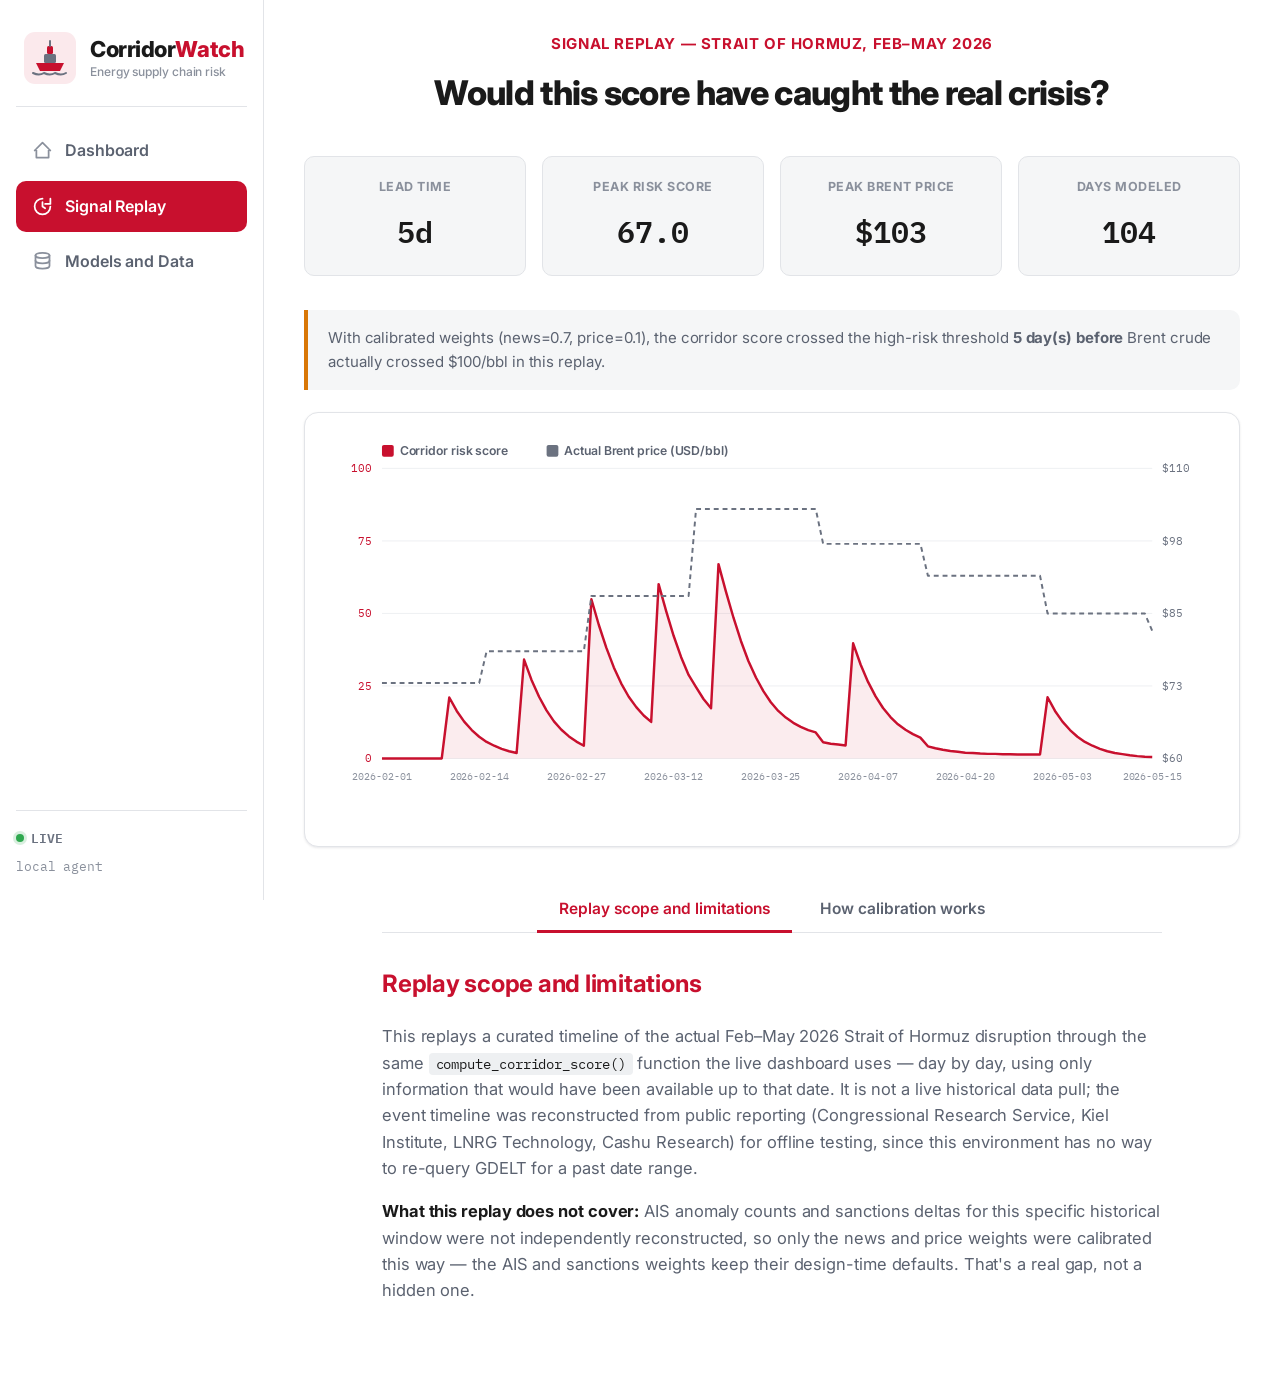
<file: docs/backtest.html>
<!DOCTYPE html>
<html lang="en">
<head>
<meta charset="UTF-8">
<meta name="viewport" content="width=device-width, initial-scale=1.0">
<title>Signal Replay — CorridorWatch</title>
<link rel="icon" href="data:image/svg+xml,%3Csvg xmlns='http://www.w3.org/2000/svg' viewBox='0 0 32 32'%3E%3Crect width='32' height='32' rx='6' fill='%23FBE9EC'/%3E%3Cpath d='M7 19h18l-3 5H10z' fill='%23C8102E'/%3E%3C/svg%3E">
<link rel="preconnect" href="https://fonts.googleapis.com">
<link href="https://fonts.googleapis.com/css2?family=Inter:wght@400;500;600;700;800&family=IBM+Plex+Mono:wght@400;500;600&display=swap" rel="stylesheet">
<link rel="stylesheet" href="css/style.css">
</head>
<body data-active="signal-replay">

<h2 class="sr-only">Signal Replay page: replays the 2026 Strait of Hormuz crisis through the scoring model and compares it to the actual Brent crude price movement.</h2>

<div class="app-shell" id="app-shell">
  <div class="content">
    <div class="content-inner">

      <div class="page-title-block">
        <p class="eyebrow">Signal replay — Strait of Hormuz, Feb–May 2026</p>
        <h1 class="section-title">Would this score have caught the real crisis?</h1>
      </div>

      <div class="stat-strip" id="stat-strip">
        <div class="stat-tile skeleton" style="height:90px;"></div>
        <div class="stat-tile skeleton" style="height:90px;"></div>
        <div class="stat-tile skeleton" style="height:90px;"></div>
        <div class="stat-tile skeleton" style="height:90px;"></div>
      </div>

      <div class="callout" id="lead-time-callout">Loading replay result…</div>

      <div class="panel" style="margin-bottom: 40px;">
        <div id="backtest-chart"></div>
      </div>

      <div class="prose centered">
        <div class="subtabs" role="tablist">
          <button class="subtab active" data-tab="scope">Replay scope and limitations</button>
          <button class="subtab" data-tab="how">How calibration works</button>
        </div>

        <div class="subtab-panel active" data-panel="scope">
          <h2 style="margin-top:0;">Replay scope and limitations</h2>
          <p>
            This replays a curated timeline of the actual Feb–May 2026 Strait of Hormuz disruption
            through the same <code>compute_corridor_score()</code> function the live dashboard uses —
            day by day, using only information that would have been available up to that date.
            It is not a live historical data pull; the event timeline was reconstructed from public
            reporting (Congressional Research Service, Kiel Institute, LNRG Technology, Cashu Research)
            for offline testing, since this environment has no way to re-query GDELT for a past date range.
          </p>
          <p>
            <strong>What this replay does not cover:</strong> AIS anomaly counts and sanctions deltas
            for this specific historical window were not independently reconstructed, so only the
            news and price weights were calibrated this way — the AIS and sanctions weights keep their
            design-time defaults. That's a real gap, not a hidden one.
          </p>
        </div>

        <div class="subtab-panel" data-panel="how">
          <h2 style="margin-top:0;">How calibration works</h2>
          <p>
            The news and price weights shown above were grid-searched to maximize how early the score
            crossed a high-risk threshold relative to when Brent actually crossed $100/bbl — that search
            is what <code>scripts/backtest.py</code> does, and its result is written to
            <code>data/calibrated_weights.json</code>, which the live scorer picks up automatically.
          </p>
        </div>
      </div>

    </div>
  </div>
</div>

<script src="js/nav.js"></script>
<script src="js/subtabs.js"></script>
<script src="js/backtest.js"></script>
</body>
</html>
</file>
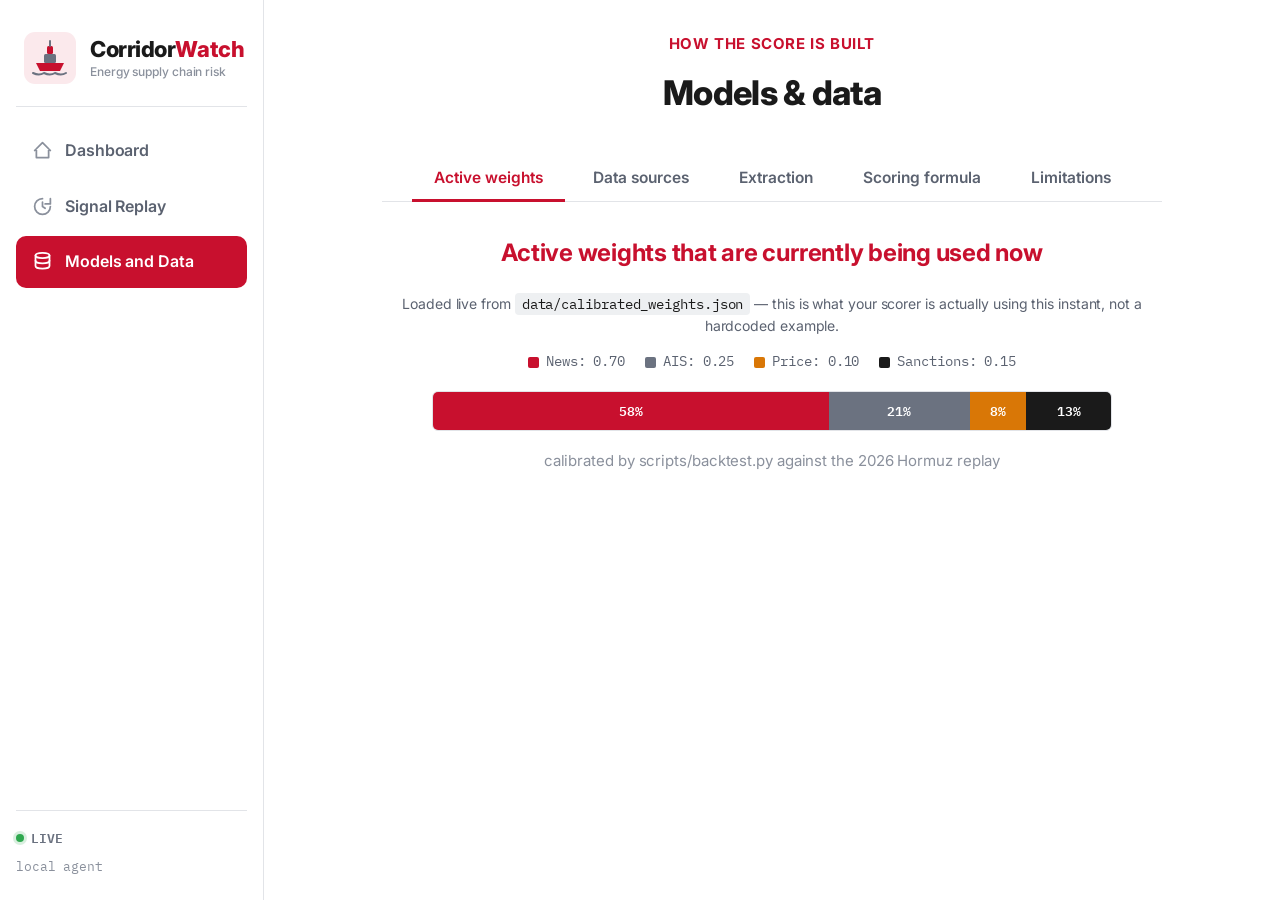
<file: docs/methodology.html>
<!DOCTYPE html>
<html lang="en">
<head>
<meta charset="UTF-8">
<meta name="viewport" content="width=device-width, initial-scale=1.0">
<title>Models and Data — CorridorWatch</title>
<link rel="icon" href="data:image/svg+xml,%3Csvg xmlns='http://www.w3.org/2000/svg' viewBox='0 0 32 32'%3E%3Crect width='32' height='32' rx='6' fill='%23FBE9EC'/%3E%3Cpath d='M7 19h18l-3 5H10z' fill='%23C8102E'/%3E%3C/svg%3E">
<link rel="preconnect" href="https://fonts.googleapis.com">
<link href="https://fonts.googleapis.com/css2?family=Inter:wght@400;500;600;700;800&family=IBM+Plex+Mono:wght@400;500;600&display=swap" rel="stylesheet">
<link rel="stylesheet" href="css/style.css">
</head>
<body data-active="models-data">

<div class="app-shell" id="app-shell">
  <div class="content">
    <div class="content-inner">

      <div class="page-title-block">
        <p class="eyebrow">How the score is built</p>
        <h1 class="section-title">Models &amp; data</h1>
      </div>

      <div class="prose centered">
        <div class="subtabs" role="tablist">
          <button class="subtab active" data-tab="weights">Active weights</button>
          <button class="subtab" data-tab="sources">Data sources</button>
          <button class="subtab" data-tab="extraction">Extraction</button>
          <button class="subtab" data-tab="scoring">Scoring formula</button>
          <button class="subtab" data-tab="limits">Limitations</button>
        </div>

        <div class="subtab-panel active" data-panel="weights" style="text-align:center;">
          <h2 style="margin-top:0;">Active weights that are currently being used now</h2>
          <p class="muted" style="font-size:14px;">Loaded live from <code>data/calibrated_weights.json</code> — this is what your scorer is actually using this instant, not a hardcoded example.</p>
          <div class="weight-legend" id="weight-legend"></div>
          <div class="weight-bar-track" id="weight-bar" style="max-width:680px; margin-left:auto; margin-right:auto;"></div>
          <p style="font-size:14px;" id="weight-source"></p>
        </div>

        <div class="subtab-panel" data-panel="sources" style="text-align:center;">
          <h2 style="margin-top:0;">Data sources</h2>
          <ul style="display:inline-block; text-align:left; max-width:640px;">
            <li><strong>News</strong> — GDELT DOC 2.0 API, free, queried per corridor keyword every pipeline run.</li>
            <li><strong>AIS</strong> — aisstream.io, free tier, burst-sampled ~90 seconds per corridor per run (see limitations).</li>
            <li><strong>Prices</strong> — oilpriceapi.com, free tier, Brent and WTI.</li>
            <li><strong>Sanctions</strong> — OFAC's public SDN list, diffed against the previous snapshot each run.</li>
          </ul>
        </div>

        <div class="subtab-panel" data-panel="extraction" style="text-align:center;">
          <h2 style="margin-top:0;">Extraction</h2>
          <p style="display:inline-block; text-align:left; max-width:680px;">
            Each news article is passed to an LLM (Groq free tier) with a fixed extraction schema:
            <code>corridor, actors, event_type, severity, confidence, summary</code>. Before scoring,
            the 3–5 most similar past events for that corridor are retrieved from a local vector index
            (sentence-transformers embeddings, cosine similarity — no managed vector database) and given
            to the LLM as calibration anchors, so severity scoring stays consistent over time instead of
            drifting article to article. Articles with confidence below 0.4 are dropped rather than
            written into the graph.
          </p>
        </div>

        <div class="subtab-panel" data-panel="scoring" style="text-align:center;">
          <h2 style="margin-top:0;">Scoring formula</h2>
          <p><code>score = normalize(w1·news_pressure + w2·ais_pressure + w3·price_momentum + w4·sanctions_pressure)</code></p>
          <ul style="display:inline-block; text-align:left; max-width:700px;">
            <li><strong>news_pressure</strong> — each event's <code>severity × confidence</code>, decayed
              exponentially with a 60-hour half-life, summed across all events for that corridor. This is
              what makes the score behave like a live instrument: it cools down on its own if nothing new
              happens, rather than staying pinned at a stale high value.</li>
            <li><strong>ais_pressure</strong> — count of flagged anomalies (speed jumps, AIS transmission
              gaps) in the corridor's bounding box during the most recent sampling window.</li>
            <li><strong>price_momentum</strong> — a clipped z-score of the latest price against its recent
              rolling window; only upside momentum raises the score.</li>
            <li><strong>sanctions_pressure</strong> — new OFAC designations that name an entity on the
              corridor's watchlist (e.g. IRGC-linked shipping entities for Hormuz).</li>
          </ul>
        </div>

        <div class="subtab-panel" data-panel="limits" style="text-align:center;">
          <h2 style="margin-top:0;">Limitations — stated deliberately</h2>
          <div style="display:inline-block; text-align:left; max-width:720px;">
            <div class="callout">
              <strong>AIS is burst-sampled, not continuous.</strong> This is a local process without an
              always-on server, so each pipeline run opens a websocket for ~90 seconds per corridor rather
              than streaming continuously between runs. Anomaly detection quality scales with sample
              duration; a longer-running deployment would hold the connection open persistently instead.
            </div>
            <div class="callout">
              <strong>The knowledge graph is JSON, not a graph database.</strong> At the data volumes this
              produces (hundreds to low thousands of events), a committed JSON file is simpler and free.
              The upgrade path if corridor/entity relationships grow complex enough to need real graph
              traversal is Neo4j or a similar store, using the same node/edge schema.
            </div>
            <div class="callout">
              <strong>The replay only calibrates two of four weights.</strong> AIS anomaly counts and
              sanctions deltas for the Feb–May 2026 window were not independently reconstructed, so only
              the news and price weights were grid-searched against real outcomes — the AIS and sanctions
              weights are still design-time estimates, not calibrated ones.
            </div>
            <div class="callout">
              <strong>The extraction model is a free-tier LLM.</strong> Groq's free tier is used by default
              for cost reasons. The extraction prompt and ontology are model-agnostic — swapping in a
              stronger model only requires changing the client in <code>scripts/extract.py</code>.
            </div>
          </div>
        </div>
      </div>

    </div>
  </div>
</div>

<script src="js/nav.js"></script>
<script src="js/subtabs.js"></script>
<script>
async function loadWeights() {
  let weights = { news: 0.40, ais: 0.25, price: 0.20, sanctions: 0.15 };
  let source = 'design-time default — run scripts/backtest.py to calibrate against the 2026 Hormuz crisis';
  try {
    const res = await fetch('/data/calibrated_weights.json?t=' + Date.now());
    if (res.ok) {
      weights = await res.json();
      source = 'calibrated by scripts/backtest.py against the 2026 Hormuz replay';
    }
  } catch (e) {}

  const parts = [
    { key: 'news', label: 'News', color: '#C8102E' },
    { key: 'ais', label: 'AIS', color: '#6B7280' },
    { key: 'price', label: 'Price', color: '#D97706' },
    { key: 'sanctions', label: 'Sanctions', color: '#1A1A1A' },
  ];
  const total = parts.reduce((s, p) => s + (weights[p.key] || 0), 0);

  document.getElementById('weight-legend').innerHTML = parts.map(p =>
    `<span><span class="sw" style="background:${p.color}"></span>${p.label}: ${(weights[p.key] || 0).toFixed(2)}</span>`
  ).join('');

  document.getElementById('weight-bar').innerHTML = parts.map(p => {
    const pct = total > 0 ? ((weights[p.key] || 0) / total) * 100 : 0;
    return `<div class="weight-bar-seg" style="width:${pct}%; background:${p.color};">${pct >= 8 ? Math.round(pct) + '%' : ''}</div>`;
  }).join('');

  document.getElementById('weight-source').innerHTML = `<span class="muted">${source}</span>`;
}
loadWeights();
</script>
</body>
</html>
</file>
<file: docs/css/style.css>
/* ============================================================
   Corridor Watch — design system (v2)
   Theme: red / white / grey, corporate. Inter throughout.
   Left vertical nav, plain white background, black text,
   red as the single accent, amber reserved for "elevated".
============================================================ */

:root {
  --bg: #FFFFFF;
  --panel: #FFFFFF;
  --panel-alt: #F5F6F7;
  --panel-raised: #EEF0F2;
  --hairline: #E2E4E8;
  --hairline-strong: #CFD3DA;

  --text-primary: #1A1A1A;
  --text-secondary: #5B6270;
  --text-muted: #8A909C;

  --brand: #C8102E;
  --brand-dark: #9E0C24;
  --brand-tint: #FBE9EC;

  --risk-low: #6B7280;
  --risk-elevated: #D97706;
  --risk-high: #C8102E;

  --sig-news: #C8102E;
  --sig-ais: #6B7280;
  --sig-price: #D97706;
  --sig-sanctions: #1A1A1A;

  --font-body: 'Inter', system-ui, sans-serif;
  --font-display: 'Inter', system-ui, sans-serif;
  --font-mono: 'IBM Plex Mono', ui-monospace, monospace;

  --radius-sm: 6px;
  --radius-md: 10px;
  --radius-lg: 14px;

  --nav-width: 264px;

  --shadow-sm: 0 1px 2px rgba(16,24,40,0.04), 0 1px 3px rgba(16,24,40,0.06);
  --shadow-md: 0 2px 6px rgba(16,24,40,0.06), 0 4px 12px rgba(16,24,40,0.05);
}

* { box-sizing: border-box; }
html { scroll-behavior: smooth; }

body {
  margin: 0;
  background: var(--bg);
  color: var(--text-primary);
  font-family: var(--font-body);
  font-size: 17px;
  line-height: 1.6;
  -webkit-font-smoothing: antialiased;
  letter-spacing: -0.005em;
}

a { color: var(--brand); text-decoration: none; }
a:hover { text-decoration: underline; }
a:focus-visible, button:focus-visible, input:focus-visible {
  outline: 2px solid var(--brand);
  outline-offset: 2px;
}

.sr-only { position: absolute; left: -9999px; }
.tabular { font-family: var(--font-mono); font-variant-numeric: tabular-nums; }

/* ============================================================
   App shell: fixed left nav + scrolling content
============================================================ */
.app-shell { display: flex; min-height: 100vh; }

.sidenav {
  width: var(--nav-width);
  flex-shrink: 0;
  background: var(--bg);
  border-right: 1px solid var(--hairline);
  display: flex;
  flex-direction: column;
  position: sticky;
  top: 0;
  height: 100vh;
  padding: 24px 16px;
}

.sidenav-brand {
  display: flex;
  align-items: center;
  gap: 14px;
  padding: 8px 8px 22px;
  border-bottom: 1px solid var(--hairline);
  margin-bottom: 18px;
}
.brand-mark { width: 52px; height: 52px; flex-shrink: 0; }
.brand-text { line-height: 1.15; }
.brand-name {
  font-family: var(--font-display);
  font-weight: 800;
  font-size: 22px;
  letter-spacing: -0.02em;
  color: var(--text-primary);
}
.brand-name .accent { color: var(--brand); }
.brand-tagline {
  font-size: 12px;
  color: var(--text-muted);
  font-weight: 500;
  margin-top: 3px;
}

.nav-links { display: flex; flex-direction: column; gap: 4px; }
.nav-link {
  display: flex;
  align-items: center;
  gap: 12px;
  padding: 13px 16px;
  border-radius: var(--radius-md);
  color: var(--text-secondary);
  font-weight: 600;
  font-size: 16px;
  cursor: pointer;
}
.nav-link:hover { background: var(--panel-alt); text-decoration: none; color: var(--text-primary); }
.nav-link.active { background: var(--brand); color: #fff; }
.nav-link.active svg { stroke: #fff; }
.nav-link svg { width: 21px; height: 21px; stroke: var(--text-muted); flex-shrink: 0; }

.nav-spacer { flex: 1; }
.nav-foot {
  border-top: 1px solid var(--hairline);
  padding-top: 16px;
  font-size: 12.5px;
  color: var(--text-muted);
  font-family: var(--font-mono);
}
.nav-foot .live-pill {
  display: inline-flex; align-items: center; gap: 7px;
  color: var(--risk-low); font-weight: 600; margin-bottom: 8px;
}
.nav-foot .dot {
  width: 8px; height: 8px; border-radius: 50%; background: #2FA84F;
  box-shadow: 0 0 0 3px rgba(47,168,79,0.18);
  animation: pulse 2.2s ease-in-out infinite;
}
@media (prefers-reduced-motion: reduce) { .nav-foot .dot { animation: none; } }
@keyframes pulse { 0%,100% { opacity: 1; } 50% { opacity: 0.4; } }

.content { flex: 1; min-width: 0; }
.content-inner { max-width: 1180px; margin: 0 auto; padding: 32px 40px 64px; }

/* Top bar inside content (status + actions) */
.content-topbar {
  display: flex; align-items: center; justify-content: flex-end;
  gap: 14px; margin-bottom: 28px;
}
.status-line { font-size: 13px; color: var(--text-muted); font-family: var(--font-mono); }
.clock { font-family: var(--font-mono); font-size: 14px; color: var(--text-secondary); min-width: 96px; }

.btn {
  font-family: var(--font-body); font-size: 14px; font-weight: 600;
  padding: 10px 18px; border-radius: var(--radius-sm); cursor: pointer;
  border: 1px solid var(--hairline-strong); background: #fff;
  color: var(--text-primary);
}
.btn:hover { border-color: var(--brand); color: var(--brand); }
.btn:disabled { opacity: 0.5; cursor: default; }
.btn-primary { background: var(--brand); color: #fff; border-color: var(--brand); }
.btn-primary:hover { background: var(--brand-dark); border-color: var(--brand-dark); color: #fff; }

@media (max-width: 860px) {
  .app-shell { flex-direction: column; }
  .sidenav { width: 100%; height: auto; position: static; flex-direction: row; align-items: center; flex-wrap: wrap; padding: 16px; }
  .sidenav-brand { border-bottom: none; margin-bottom: 0; padding: 0 12px 0 0; }
  .nav-links { flex-direction: row; flex-wrap: wrap; }
  .nav-spacer, .nav-foot { display: none; }
  .content-inner { padding: 24px 20px 48px; }
}

/* ============================================================
   Section headings
============================================================ */
section { margin-bottom: 52px; }
.eyebrow {
  font-family: var(--font-body);
  font-size: 15px; font-weight: 700; letter-spacing: 0.04em;
  text-transform: uppercase; color: var(--brand); margin: 0 0 10px;
}
.section-title {
  font-family: var(--font-display); font-weight: 800; font-size: 34px;
  margin: 0; letter-spacing: -0.02em; color: var(--text-primary);
}
.section-head {
  display: flex; align-items: flex-end; justify-content: space-between;
  flex-wrap: wrap; gap: 14px; margin-bottom: 26px;
}
.muted { color: var(--text-muted); font-weight: 400; font-size: 15px; }
.static-badge {
  font-family: var(--font-mono); font-size: 12px; font-weight: 500;
  color: var(--text-secondary); border: 1px solid var(--hairline-strong);
  padding: 6px 12px; border-radius: 999px; white-space: nowrap; background: var(--panel-alt);
}

.panel {
  background: var(--panel);
  border: 1px solid var(--hairline);
  border-radius: var(--radius-lg);
  padding: 26px;
  box-shadow: var(--shadow-sm);
}
.panel-head { display: flex; align-items: baseline; justify-content: space-between; margin-bottom: 18px; gap: 10px; flex-wrap: wrap; }
.panel-head h3 {
  font-family: var(--font-display); font-weight: 700; font-size: 20px; margin: 0;
  color: var(--brand); letter-spacing: -0.01em;
}

/* ============================================================
   Hero (composite index + KPIs)
============================================================ */
.hero {
  display: grid;
  grid-template-columns: 1.25fr 1fr;
  gap: 22px;
  align-items: stretch;
}
@media (max-width: 980px) { .hero { grid-template-columns: 1fr; } }

.hero-panel {
  background: var(--panel-alt);
  border: 1px solid var(--hairline);
  border-radius: var(--radius-lg);
  padding: 34px;
  display: flex; flex-direction: column; justify-content: center;
}
.hero-panel .eyebrow { font-size: 16px; }
.hero-gauge-row { display: flex; align-items: center; gap: 32px; flex-wrap: wrap; }
.hero-gauge { width: 300px; flex-shrink: 0; }
.hero-copy { flex: 1; min-width: 220px; }
.hero-number {
  font-family: var(--font-mono); font-weight: 600; font-variant-numeric: tabular-nums;
  font-size: clamp(60px, 8vw, 92px); line-height: 1; color: var(--text-primary);
}
.hero-delta { font-family: var(--font-mono); font-size: 17px; margin-top: 6px; }
.hero-desc { color: var(--text-secondary); font-size: 16px; max-width: 440px; margin-top: 16px; }

.kpi-grid {
  display: grid;
  grid-template-columns: repeat(2, 1fr);
  grid-auto-rows: 1fr;
  gap: 16px;
}
@media (max-width: 620px) { .kpi-grid { grid-template-columns: 1fr; } }
.kpi-tile {
  background: var(--panel);
  border: 1px solid var(--hairline);
  border-radius: var(--radius-md);
  padding: 20px 22px;
  box-shadow: var(--shadow-sm);
  display: flex; flex-direction: column; justify-content: center;
}
.kpi-label {
  font-family: var(--font-body); font-size: 13px; font-weight: 700; letter-spacing: 0.03em;
  text-transform: uppercase; color: var(--text-muted); margin-bottom: 10px;
}
.kpi-value {
  font-family: var(--font-mono); font-size: 32px; font-weight: 600;
  color: var(--text-primary); font-variant-numeric: tabular-nums; line-height: 1;
}
.kpi-sub { font-family: var(--font-mono); font-size: 13px; margin-top: 8px; }
.kpi-spark { height: 30px; margin-top: 10px; }
.up { color: var(--brand); font-weight: 600; }
.down { color: #2FA84F; font-weight: 600; }
.flat { color: var(--text-muted); }

/* ============================================================
   Corridor cards
============================================================ */
.corridor-grid { display: grid; grid-template-columns: repeat(3, 1fr); gap: 20px; }
@media (max-width: 980px) { .corridor-grid { grid-template-columns: 1fr; } }

.corridor-card {
  background: var(--panel);
  border: 1px solid var(--hairline);
  border-radius: var(--radius-lg);
  padding: 24px; display: flex; flex-direction: column; gap: 16px;
  box-shadow: var(--shadow-sm);
}
.corridor-card:hover { box-shadow: var(--shadow-md); }
.corridor-card-head { display: flex; align-items: flex-start; justify-content: space-between; }
.corridor-name { font-family: var(--font-display); font-weight: 700; font-size: 20px; margin: 0; letter-spacing: -0.01em; }
.corridor-region { font-family: var(--font-mono); font-size: 12px; color: var(--text-muted); margin-top: 4px; }

.band-pill {
  font-family: var(--font-body); font-size: 12px; font-weight: 700; letter-spacing: 0.04em;
  text-transform: uppercase; padding: 5px 12px; border-radius: 999px;
  white-space: nowrap; border: 1px solid transparent;
}
.band-pill.low { color: var(--risk-low); background: var(--panel-raised); border-color: var(--hairline-strong); }
.band-pill.elevated { color: #fff; background: var(--risk-elevated); }
.band-pill.high { color: #fff; background: var(--risk-high); }

.card-gauge-row { display: flex; align-items: center; gap: 20px; }
.card-gauge { width: 132px; flex-shrink: 0; }
.card-score-block { flex: 1; }
.card-score { font-family: var(--font-mono); font-size: 46px; font-weight: 600; line-height: 1; }
.card-delta { font-family: var(--font-mono); font-size: 14px; margin-top: 4px; }
.card-sparkline { height: 38px; margin-top: 10px; }

.breakdown { display: flex; flex-direction: column; gap: 9px; }
.breakdown-bar-track {
  height: 9px; border-radius: 5px; background: var(--panel-raised);
  display: flex; overflow: hidden;
}
.breakdown-bar-seg { height: 100%; }
.breakdown-legend {
  display: grid; grid-template-columns: 1fr 1fr; gap: 6px 12px;
  font-family: var(--font-mono); font-size: 12.5px; color: var(--text-secondary);
}
.breakdown-legend .sw { display: inline-block; width: 9px; height: 9px; border-radius: 2px; margin-right: 7px; }

.card-footer {
  border-top: 1px solid var(--hairline); padding-top: 14px;
  font-size: 14px; color: var(--text-secondary);
}
.card-footer .footer-label {
  font-family: var(--font-body); font-size: 12px; font-weight: 700; text-transform: uppercase;
  letter-spacing: 0.04em; color: var(--text-muted); display: block; margin-bottom: 5px;
}

/* ============================================================
   Two-column wide (signals + map)
============================================================ */
.two-col-wide { display: grid; grid-template-columns: 0.85fr 1.15fr; gap: 22px; align-items: stretch; }
@media (max-width: 980px) { .two-col-wide { grid-template-columns: 1fr; } }

.signals-list { display: flex; flex-direction: column; gap: 12px; max-height: 480px; overflow-y: auto; }
.signal-row {
  display: flex; gap: 14px; align-items: flex-start;
  padding: 14px; border-radius: var(--radius-md); background: var(--panel-alt);
  border: 1px solid var(--hairline);
}
.signal-rank { font-family: var(--font-mono); font-size: 14px; font-weight: 600; color: var(--text-muted); width: 20px; flex-shrink: 0; padding-top: 2px; }
.signal-dot { width: 10px; height: 10px; border-radius: 50%; margin-top: 7px; flex-shrink: 0; }
.signal-body { flex: 1; min-width: 0; }
.signal-top-line { display: flex; gap: 10px; align-items: baseline; flex-wrap: wrap; }
.signal-corridor-tag {
  font-family: var(--font-mono); font-size: 11px; font-weight: 500; text-transform: uppercase;
  letter-spacing: 0.05em; color: var(--text-secondary); background: var(--panel-raised);
  padding: 3px 8px; border-radius: 4px;
}
.signal-time { font-family: var(--font-mono); font-size: 12.5px; color: var(--text-muted); }
.signal-summary { font-size: 15px; margin-top: 5px; color: var(--text-primary); }
.signal-meta { font-family: var(--font-mono); font-size: 12px; color: var(--text-muted); margin-top: 5px; }

#map { height: 480px; border-radius: var(--radius-md); border: 1px solid var(--hairline); overflow: hidden; background: #F7F8FA; display: flex; }
#map svg { width: 100%; height: 100%; }
.map-legend {
  display: flex; gap: 18px; margin-top: 14px; font-family: var(--font-mono);
  font-size: 12.5px; color: var(--text-secondary); flex-wrap: wrap;
}
.map-legend .sw { width: 11px; height: 11px; border-radius: 2px; display: inline-block; margin-right: 7px; vertical-align: middle; }

/* ============================================================
   Intelligence feed
============================================================ */
.filter-tabs { display: flex; gap: 8px; flex-wrap: wrap; }
.filter-tab {
  font-family: var(--font-body); font-size: 14px; font-weight: 600; padding: 8px 16px;
  border-radius: 999px; border: 1px solid var(--hairline-strong);
  background: #fff; color: var(--text-secondary); cursor: pointer;
}
.filter-tab.active { background: var(--brand-tint); border-color: var(--brand); color: var(--brand); }

.log { max-height: 540px; overflow-y: auto; }
.log-entry { display: flex; gap: 14px; padding: 16px 0; border-bottom: 1px solid var(--hairline); }
.log-entry:last-child { border-bottom: none; }
.log-sev-bar { width: 4px; border-radius: 2px; flex-shrink: 0; align-self: stretch; }
.log-body { flex: 1; min-width: 0; }
.log-head { display: flex; gap: 12px; align-items: baseline; flex-wrap: wrap; }
.log-time { font-family: var(--font-mono); font-size: 13px; color: var(--text-muted); }
.log-type { font-family: var(--font-mono); font-size: 11.5px; font-weight: 500; text-transform: uppercase; letter-spacing: 0.05em; color: var(--text-secondary); }
.log-confidence { font-family: var(--font-mono); font-size: 12px; color: var(--text-muted); margin-left: auto; }
.log-summary { font-size: 15.5px; margin-top: 6px; color: var(--text-primary); }
.log-source { font-family: var(--font-mono); font-size: 12.5px; margin-top: 5px; }
.log-empty { color: var(--text-muted); padding: 36px 0; text-align: center; }

/* Fallback views (shown when there are no extracted signals yet) */
.fallback-note {
  font-size: 13.5px; color: var(--text-muted); margin-bottom: 16px;
  padding-bottom: 14px; border-bottom: 1px solid var(--hairline);
}
.rank-row { margin-bottom: 16px; }
.rank-row-head { display: flex; align-items: baseline; gap: 12px; margin-bottom: 7px; }
.rank-num { font-family: var(--font-mono); font-size: 14px; font-weight: 600; color: var(--text-muted); width: 18px; }
.rank-name { font-weight: 600; font-size: 15.5px; flex: 1; }
.rank-score { font-family: var(--font-mono); font-size: 17px; font-weight: 600; }
.rank-bar-track { height: 10px; border-radius: 5px; background: var(--panel-raised); overflow: hidden; }
.rank-bar-fill { height: 100%; border-radius: 5px; transition: width 0.4s ease; }

.feed-fallback { padding: 8px 4px; }
.feed-fallback-title { font-weight: 700; font-size: 17px; margin: 0 0 8px; color: var(--text-primary); }
.feed-fallback-sub { font-size: 14.5px; color: var(--text-secondary); margin: 0 0 20px; max-width: 640px; }

/* ============================================================
   Reference context ("why these corridors matter")
============================================================ */
.context-grid { display: grid; grid-template-columns: repeat(3, 1fr); gap: 18px; }
@media (max-width: 980px) { .context-grid { grid-template-columns: 1fr; } }
.context-card {
  background: var(--panel-alt); border: 1px solid var(--hairline);
  border-radius: var(--radius-lg); padding: 26px;
}
.context-figure { font-family: var(--font-mono); font-size: 44px; font-weight: 600; color: var(--brand); line-height: 1; }
.context-label { font-family: var(--font-display); font-weight: 700; font-size: 17px; margin: 10px 0 10px; color: var(--text-primary); }
.context-body { font-size: 15px; color: var(--text-secondary); }

/* ============================================================
   Prose / tabs (backtest + methodology)
============================================================ */
.page-title-block { text-align: center; margin-bottom: 36px; }
.prose { max-width: 780px; }
.prose.centered { margin-left: auto; margin-right: auto; }
.prose h2 { font-family: var(--font-display); font-weight: 700; font-size: 24px; margin-top: 40px; color: var(--brand); letter-spacing: -0.01em; }
.prose p, .prose li { color: var(--text-secondary); font-size: 16.5px; }
.prose code {
  font-family: var(--font-mono); background: var(--panel-raised);
  padding: 2px 7px; border-radius: 4px; font-size: 14px; color: var(--text-primary);
}
.prose strong { color: var(--text-primary); }
.callout {
  border-left: 4px solid var(--risk-elevated); padding: 16px 20px;
  background: var(--panel-alt); border-radius: 0 var(--radius-md) var(--radius-md) 0;
  margin: 22px 0; font-size: 15px; color: var(--text-secondary);
}

/* Inner tab bar (used on methodology + backtest content) */
.subtabs {
  display: flex; gap: 6px; justify-content: center; flex-wrap: wrap;
  border-bottom: 1px solid var(--hairline); margin-bottom: 32px; padding-bottom: 0;
}
.subtab {
  font-family: var(--font-body); font-size: 15.5px; font-weight: 600;
  padding: 12px 22px; cursor: pointer; color: var(--text-secondary);
  border: none; background: none; border-bottom: 3px solid transparent; margin-bottom: -1px;
}
.subtab:hover { color: var(--text-primary); }
.subtab.active { color: var(--brand); border-bottom-color: var(--brand); }
.subtab-panel { display: none; }
.subtab-panel.active { display: block; }

.stat-strip { display: grid; grid-template-columns: repeat(4, 1fr); gap: 16px; margin: 28px 0 34px; }
@media (max-width: 820px) { .stat-strip { grid-template-columns: repeat(2, 1fr); } }
.stat-tile {
  background: var(--panel-alt); border: 1px solid var(--hairline);
  border-radius: var(--radius-md); padding: 20px 22px; text-align: center;
}
.stat-label { font-family: var(--font-body); font-size: 12.5px; font-weight: 700; letter-spacing: 0.04em; text-transform: uppercase; color: var(--text-muted); margin-bottom: 10px; }
.stat-value { font-family: var(--font-mono); font-size: 30px; font-weight: 600; color: var(--text-primary); }

.weight-bar-track {
  height: 40px; border-radius: var(--radius-sm); background: var(--panel-raised);
  display: flex; overflow: hidden; border: 1px solid var(--hairline); margin: 18px 0;
}
.weight-bar-seg { display: flex; align-items: center; justify-content: center; font-family: var(--font-mono); font-size: 13px; color: #fff; font-weight: 600; }
.weight-legend { display: flex; gap: 20px; justify-content: center; flex-wrap: wrap; font-family: var(--font-mono); font-size: 13.5px; color: var(--text-secondary); margin-bottom: 10px; }
.weight-legend .sw { width: 11px; height: 11px; border-radius: 2px; display: inline-block; margin-right: 7px; vertical-align: middle; }

/* ============================================================
   Skeleton loading
============================================================ */
.skeleton {
  background: linear-gradient(90deg, var(--panel-alt) 25%, var(--panel-raised) 37%, var(--panel-alt) 63%);
  background-size: 400% 100%;
  animation: shimmer 1.6s ease infinite;
  border-radius: var(--radius-md);
}
@media (prefers-reduced-motion: reduce) { .skeleton { animation: none; } }
@keyframes shimmer { 0% { background-position: 100% 0; } 100% { background-position: 0 0; } }

@media print {
  .sidenav, .filter-tabs, #map, button { display: none !important; }
  .content-inner { max-width: none; }
}
</file>
